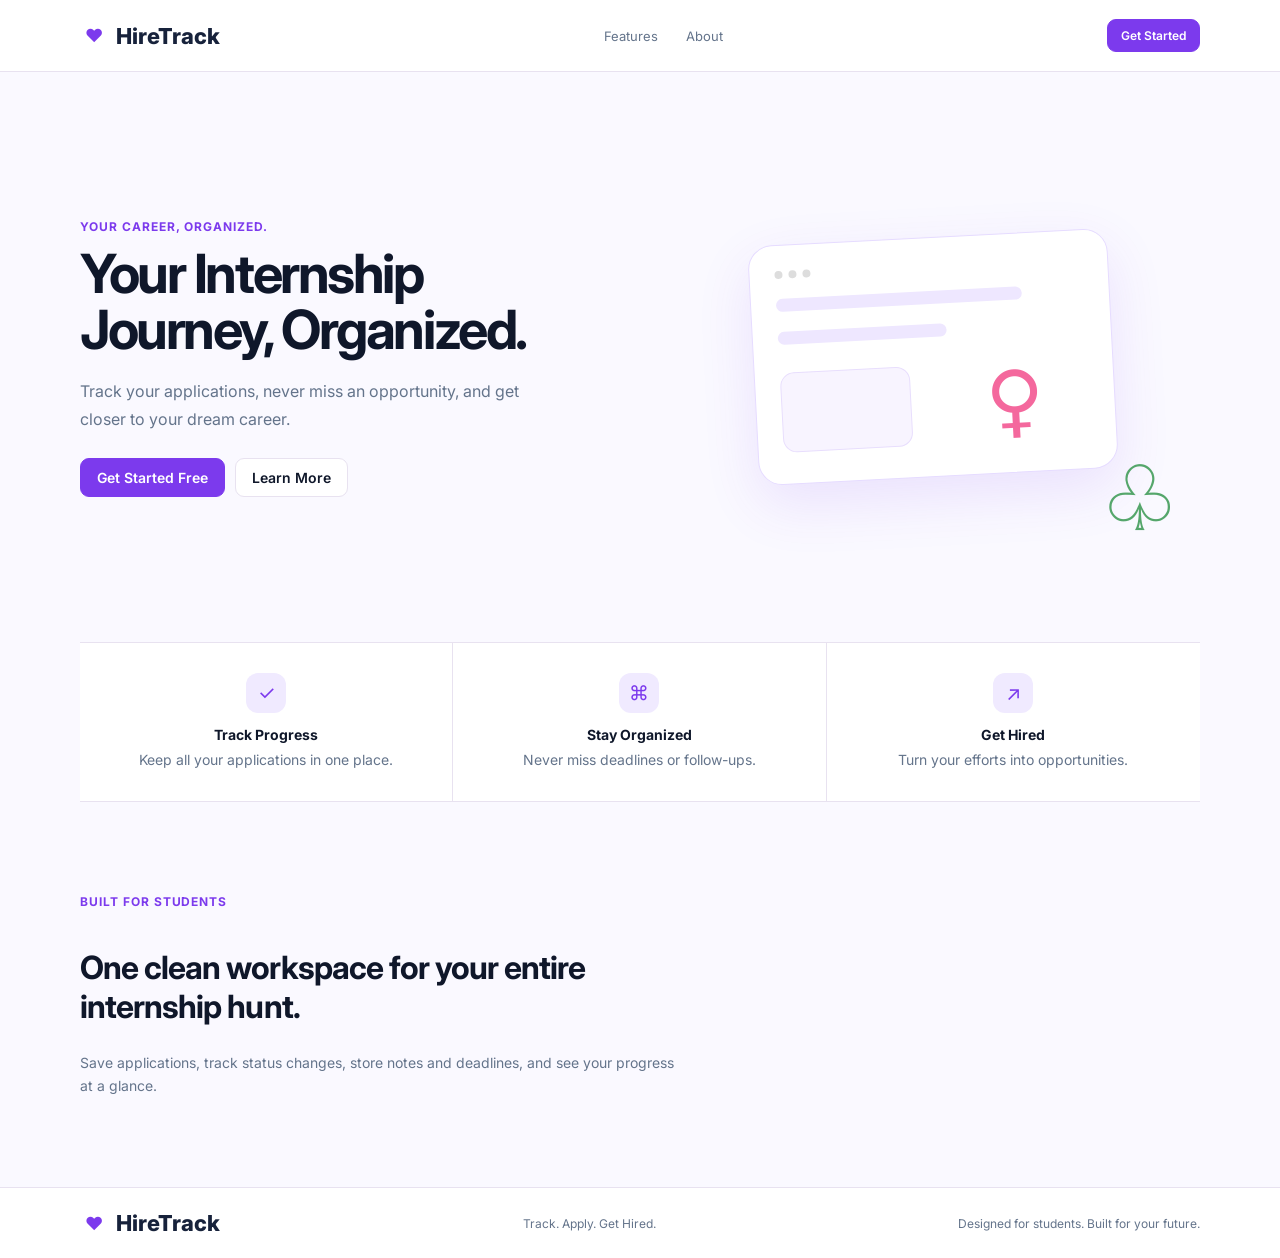
<file: index.html>
<!DOCTYPE html>
<html lang="en">
<head>
  <meta charset="UTF-8">
  <meta name="viewport" content="width=device-width, initial-scale=1.0">
  <title>HireTrack — Track. Apply. Get Hired.</title>
  <link rel="preconnect" href="https://fonts.googleapis.com">
  <link rel="preconnect" href="https://fonts.gstatic.com" crossorigin>
  <link href="https://fonts.googleapis.com/css2?family=Inter:wght@400;500;600;700;800&display=swap" rel="stylesheet">
  <link rel="stylesheet" href="style.css">
</head>
<body>
  <header class="landing-nav">
    <a class="brand" href="index.html"><span class="brand-mark">♥</span><span>HireTrack</span></a>
    <nav>
      <a href="#features">Features</a>
      <a href="#about">About</a>
    </nav>
    <a class="btn btn-primary btn-sm" href="dashboard.html">Get Started</a>
  </header>

  <main>
    <section class="hero landing-container">
      <div class="hero-copy">
        <span class="eyebrow">Your career, organized.</span>
        <h1>Your Internship<br>Journey, Organized.</h1>
        <p>Track your applications, never miss an opportunity, and get closer to your dream career.</p>
        <div class="hero-actions">
          <a class="btn btn-primary" href="dashboard.html">Get Started Free</a>
          <a class="btn btn-secondary" href="#features">Learn More</a>
        </div>
      </div>
      <div class="hero-art" aria-label="Illustration placeholder">
        <div class="art-window">
          <div class="art-top"><i></i><i></i><i></i></div>
          <div class="art-line w80"></div>
          <div class="art-line w55"></div>
          <div class="art-card"></div>
          <div class="art-person">♀</div>
        </div>
        <div class="plant">♧</div>
      </div>
    </section>

    <section id="features" class="feature-strip landing-container">
      <article><div class="feature-icon">✓</div><h3>Track Progress</h3><p>Keep all your applications in one place.</p></article>
      <article><div class="feature-icon">⌘</div><h3>Stay Organized</h3><p>Never miss deadlines or follow-ups.</p></article>
      <article><div class="feature-icon">↗</div><h3>Get Hired</h3><p>Turn your efforts into opportunities.</p></article>
    </section>

    <section id="about" class="simple-section landing-container">
      <span class="eyebrow">Built for students</span>
      <h2>One clean workspace for your entire internship hunt.</h2>
      <p>Save applications, track status changes, store notes and deadlines, and see your progress at a glance.</p>
    </section>
  </main>

  <footer class="landing-footer">
    <div class="landing-container footer-inner">
      <a class="brand" href="index.html"><span class="brand-mark">♥</span><span>HireTrack</span></a>
      <span>Track. Apply. Get Hired.</span>
      <span>Designed for students. Built for your future.</span>
    </div>
  </footer>
</body>
</html>
</file>
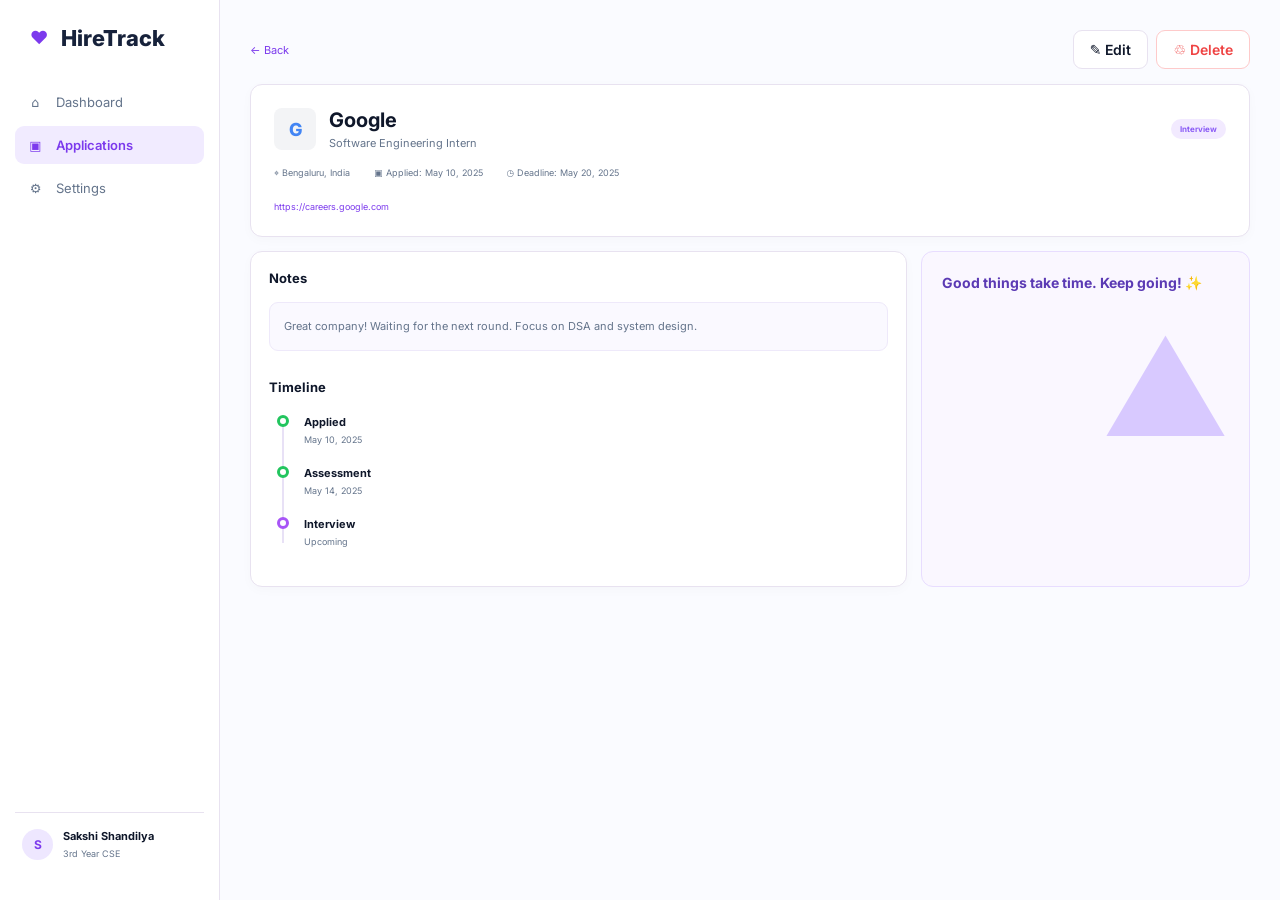
<file: application-details.html>
<!DOCTYPE html>
<html lang="en">
<head>
  <meta charset="UTF-8">
  <meta name="viewport" content="width=device-width, initial-scale=1.0">
  <title>Application Details — HireTrack</title>
  <link rel="preconnect" href="https://fonts.googleapis.com">
  <link rel="preconnect" href="https://fonts.gstatic.com" crossorigin>
  <link href="https://fonts.googleapis.com/css2?family=Inter:wght@400;500;600;700;800&display=swap" rel="stylesheet">
  <link rel="stylesheet" href="style.css">
</head>
<body class="app-body">
  <div class="app-shell">
    <aside class="sidebar">
      <a class="brand" href="dashboard.html"><span class="brand-mark">♥</span><span>HireTrack</span></a>
      <nav class="side-nav">
        <a href="dashboard.html"><span>⌂</span>Dashboard</a>
        <a class="active" href="applications.html"><span>▣</span>Applications</a>
        <a href="settings.html"><span>⚙</span>Settings</a>
      </nav>
      <div class="sidebar-user"><div class="avatar">S</div><div><strong>Sakshi Shandilya</strong><small>3rd Year CSE</small></div></div>
    </aside>

    <main class="app-main">
      <div class="detail-toolbar">
        <a href="applications.html" class="back-link">← Back</a>
        <div><button class="btn btn-secondary">✎ Edit</button><button class="btn btn-danger">♲ Delete</button></div>
      </div>

      <section class="panel detail-header">
        <div class="detail-title"><span class="company-icon google big">G</span><div><h1>Google</h1><p>Software Engineering Intern</p></div><span class="pill interview">Interview</span></div>
        <div class="detail-meta"><span>⌖ Bengaluru, India</span><span>▣ Applied: May 10, 2025</span><span>◷ Deadline: May 20, 2025</span></div>
        <a href="#">https://careers.google.com</a>
      </section>

      <section class="detail-grid">
        <div class="panel">
          <div class="panel-head"><h2>Notes</h2></div>
          <p class="note-box">Great company! Waiting for the next round. Focus on DSA and system design.</p>
          <div class="panel-head timeline-head"><h2>Timeline</h2></div>
          <div class="timeline">
            <div class="timeline-item done"><i></i><div><b>Applied</b><small>May 10, 2025</small></div></div>
            <div class="timeline-item done"><i></i><div><b>Assessment</b><small>May 14, 2025</small></div></div>
            <div class="timeline-item current"><i></i><div><b>Interview</b><small>Upcoming</small></div></div>
          </div>
        </div>
        <div class="detail-tip"><h3>Good things take time. Keep going! ✨</h3><div class="mountain-art">▲</div></div>
      </section>
    </main>
  </div>
</body>
</html>
</file>
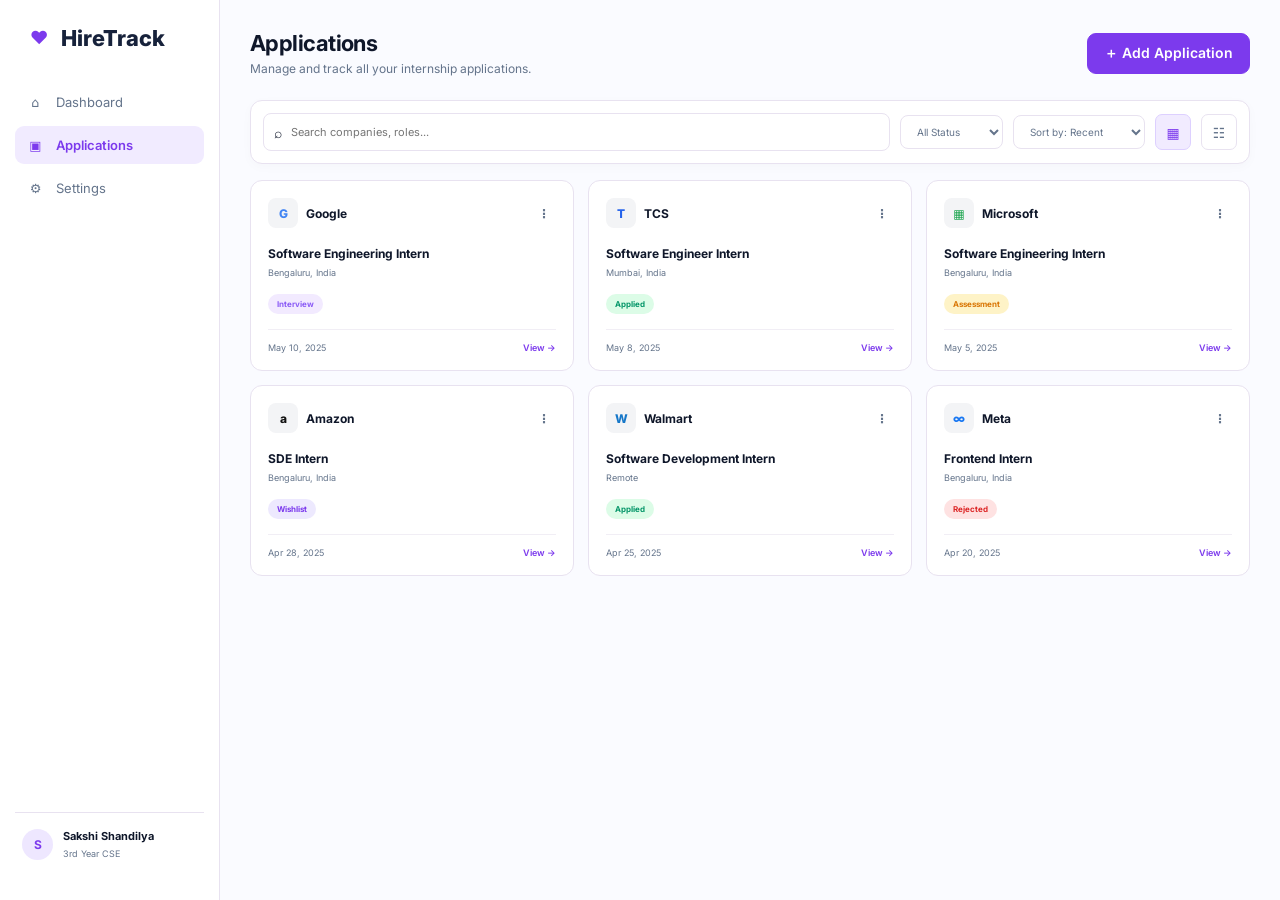
<file: application.html>
<!DOCTYPE html>
<html lang="en">
<head>
  <meta charset="UTF-8">
  <meta name="viewport" content="width=device-width, initial-scale=1.0">
  <title>Applications — HireTrack</title>
  <link rel="preconnect" href="https://fonts.googleapis.com">
  <link rel="preconnect" href="https://fonts.gstatic.com" crossorigin>
  <link href="https://fonts.googleapis.com/css2?family=Inter:wght@400;500;600;700;800&display=swap" rel="stylesheet">
  <link rel="stylesheet" href="style.css">
</head>
<body class="app-body">
  <div class="app-shell">
    <aside class="sidebar">
      <a class="brand" href="dashboard.html"><span class="brand-mark">♥</span><span>HireTrack</span></a>
      <nav class="side-nav">
        <a href="dashboard.html"><span>⌂</span>Dashboard</a>
        <a class="active" href="applications.html"><span>▣</span>Applications</a>
        <a href="settings.html"><span>⚙</span>Settings</a>
      </nav>
      <div class="sidebar-user"><div class="avatar">S</div><div><strong>Sakshi Shandilya</strong><small>3rd Year CSE</small></div></div>
    </aside>

    <main class="app-main">
      <div class="topbar">
        <div><h1>Applications</h1><p>Manage and track all your internship applications.</p></div>
        <button class="btn btn-primary" data-open-modal>＋ Add Application</button>
      </div>

      <div class="toolbar panel">
        <div class="search-box"><span>⌕</span><input id="searchInput" type="search" placeholder="Search companies, roles..."></div>
        <select id="statusFilter"><option>All Status</option><option>Applied</option><option>Interview</option><option>Assessment</option><option>Rejected</option><option>Selected</option></select>
        <select id="sortFilter"><option>Sort by: Recent</option><option>Sort by: Company</option><option>Sort by: Status</option></select>
        <button class="view-btn active">▦</button><button class="view-btn">☷</button>
      </div>

      <section id="applicationCards" class="cards-grid">
        <article class="application-card" data-company="Google" data-role="Software Engineering Intern" data-status="Interview">
          <div class="card-company"><span class="company-icon google">G</span><span>Google</span><button>⋮</button></div>
          <h3>Software Engineering Intern</h3><p>Bengaluru, India</p><span class="pill interview">Interview</span><div class="card-bottom"><small>May 10, 2025</small><a href="application-details.html">View →</a></div>
        </article>
        <article class="application-card" data-company="TCS" data-role="Software Engineer Intern" data-status="Applied">
          <div class="card-company"><span class="company-icon tcs">T</span><span>TCS</span><button>⋮</button></div>
          <h3>Software Engineer Intern</h3><p>Mumbai, India</p><span class="pill applied">Applied</span><div class="card-bottom"><small>May 8, 2025</small><a href="application-details.html">View →</a></div>
        </article>
        <article class="application-card" data-company="Microsoft" data-role="Software Engineering Intern" data-status="Assessment">
          <div class="card-company"><span class="company-icon microsoft">▦</span><span>Microsoft</span><button>⋮</button></div>
          <h3>Software Engineering Intern</h3><p>Bengaluru, India</p><span class="pill assessment">Assessment</span><div class="card-bottom"><small>May 5, 2025</small><a href="application-details.html">View →</a></div>
        </article>
        <article class="application-card" data-company="Amazon" data-role="SDE Intern" data-status="Wishlist">
          <div class="card-company"><span class="company-icon amazon">a</span><span>Amazon</span><button>⋮</button></div>
          <h3>SDE Intern</h3><p>Bengaluru, India</p><span class="pill wishlist">Wishlist</span><div class="card-bottom"><small>Apr 28, 2025</small><a href="application-details.html">View →</a></div>
        </article>
        <article class="application-card" data-company="Walmart" data-role="Software Development Intern" data-status="Applied">
          <div class="card-company"><span class="company-icon walmart">W</span><span>Walmart</span><button>⋮</button></div>
          <h3>Software Development Intern</h3><p>Remote</p><span class="pill applied">Applied</span><div class="card-bottom"><small>Apr 25, 2025</small><a href="application-details.html">View →</a></div>
        </article>
        <article class="application-card" data-company="Meta" data-role="Frontend Intern" data-status="Rejected">
          <div class="card-company"><span class="company-icon meta">∞</span><span>Meta</span><button>⋮</button></div>
          <h3>Frontend Intern</h3><p>Bengaluru, India</p><span class="pill rejected">Rejected</span><div class="card-bottom"><small>Apr 20, 2025</small><a href="application-details.html">View →</a></div>
        </article>
      </section>
    </main>
  </div>
  <div id="modalRoot"></div>
  <script src="app.js"></script>
</body>
</html>
</file>
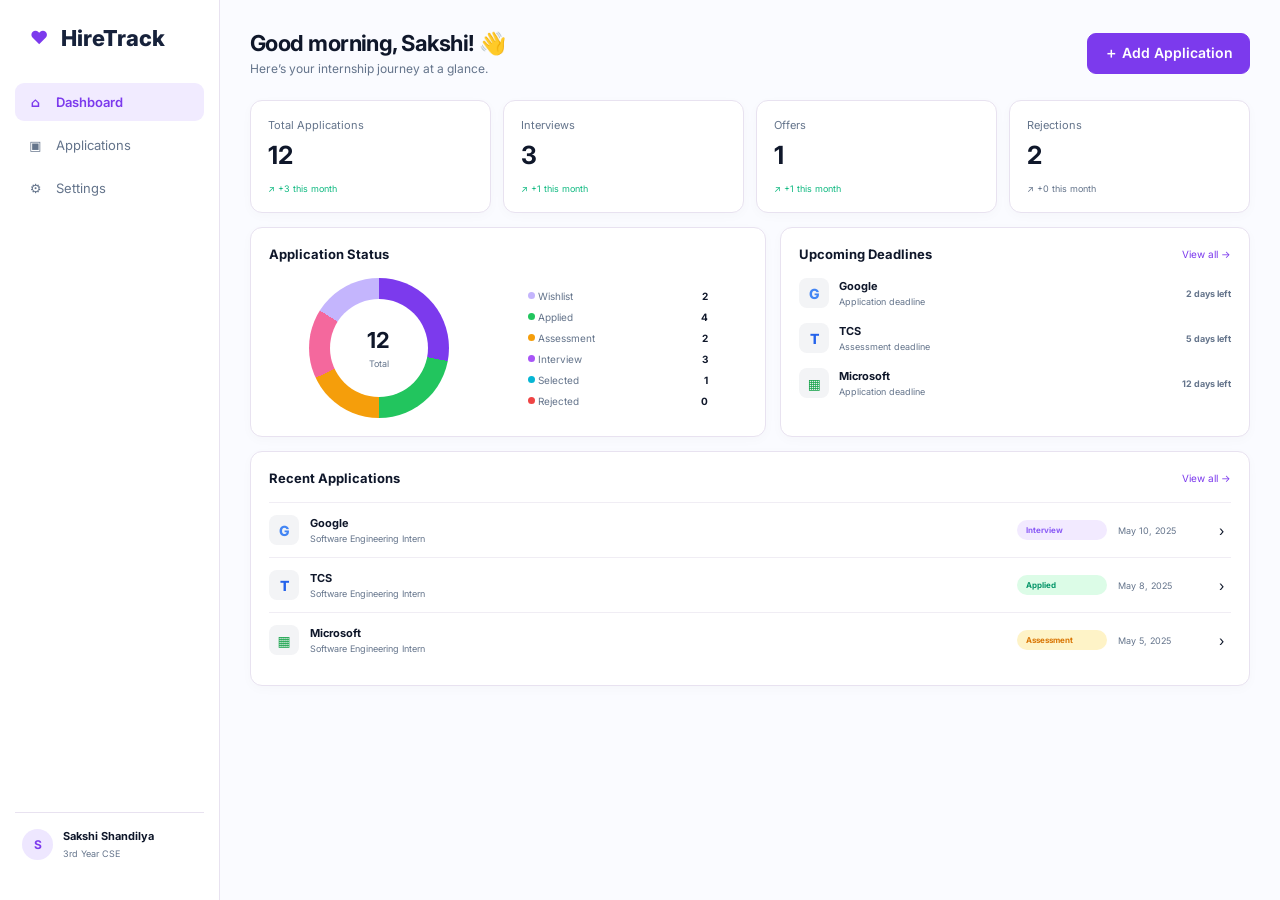
<file: dashboard.html>
<!DOCTYPE html>
<html lang="en">
<head>
  <meta charset="UTF-8">
  <meta name="viewport" content="width=device-width, initial-scale=1.0">
  <title>Dashboard — HireTrack</title>
  <link rel="preconnect" href="https://fonts.googleapis.com">
  <link rel="preconnect" href="https://fonts.gstatic.com" crossorigin>
  <link href="https://fonts.googleapis.com/css2?family=Inter:wght@400;500;600;700;800&display=swap" rel="stylesheet">
  <link rel="stylesheet" href="style.css">
</head>
<body class="app-body">
  <div class="app-shell">
    <aside class="sidebar">
      <a class="brand" href="dashboard.html"><span class="brand-mark">♥</span><span>HireTrack</span></a>
      <nav class="side-nav">
        <a class="active" href="dashboard.html"><span>⌂</span>Dashboard</a>
        <a href="applications.html"><span>▣</span>Applications</a>
        <a href="settings.html"><span>⚙</span>Settings</a>
      </nav>
      <div class="sidebar-user">
        <div class="avatar">S</div>
        <div><strong>Sakshi Shandilya</strong><small>3rd Year CSE</small></div>
      </div>
    </aside>

    <main class="app-main">
      <div class="topbar">
        <div>
          <h1>Good morning, Sakshi! 👋</h1>
          <p>Here’s your internship journey at a glance.</p>
        </div>
        <button class="btn btn-primary" data-open-modal>＋ Add Application</button>
      </div>

      <section class="stats-grid">
        <div class="stat-card"><span>Total Applications</span><strong id="totalApplications">12</strong><small class="positive">↗ +3 this month</small></div>
        <div class="stat-card"><span>Interviews</span><strong>3</strong><small class="positive">↗ +1 this month</small></div>
        <div class="stat-card"><span>Offers</span><strong>1</strong><small class="positive">↗ +1 this month</small></div>
        <div class="stat-card"><span>Rejections</span><strong>2</strong><small>↗ +0 this month</small></div>
      </section>

      <section class="dashboard-grid">
        <div class="panel status-panel">
          <div class="panel-head"><h2>Application Status</h2></div>
          <div class="status-content">
            <div class="donut"><div><strong>12</strong><span>Total</span></div></div>
            <ul class="legend">
              <li><span class="dot wishlist"></span>Wishlist <b>2</b></li>
              <li><span class="dot applied"></span>Applied <b>4</b></li>
              <li><span class="dot assessment"></span>Assessment <b>2</b></li>
              <li><span class="dot interview"></span>Interview <b>3</b></li>
              <li><span class="dot selected"></span>Selected <b>1</b></li>
              <li><span class="dot rejected"></span>Rejected <b>0</b></li>
            </ul>
          </div>
        </div>

        <div class="panel">
          <div class="panel-head"><h2>Upcoming Deadlines</h2><a href="applications.html">View all →</a></div>
          <div class="deadline-list">
            <div><span class="company-icon google">G</span><div><b>Google</b><small>Application deadline</small></div><strong>2 days left</strong></div>
            <div><span class="company-icon tcs">T</span><div><b>TCS</b><small>Assessment deadline</small></div><strong>5 days left</strong></div>
            <div><span class="company-icon microsoft">▦</span><div><b>Microsoft</b><small>Application deadline</small></div><strong>12 days left</strong></div>
          </div>
        </div>
      </section>

      <section class="panel">
        <div class="panel-head"><h2>Recent Applications</h2><a href="applications.html">View all →</a></div>
        <div class="application-list">
          <a class="application-row" href="application-details.html"><span class="company-icon google">G</span><div><b>Google</b><small>Software Engineering Intern</small></div><span class="pill interview">Interview</span><time>May 10, 2025</time><span>›</span></a>
          <a class="application-row" href="application-details.html"><span class="company-icon tcs">T</span><div><b>TCS</b><small>Software Engineering Intern</small></div><span class="pill applied">Applied</span><time>May 8, 2025</time><span>›</span></a>
          <a class="application-row" href="application-details.html"><span class="company-icon microsoft">▦</span><div><b>Microsoft</b><small>Software Engineering Intern</small></div><span class="pill assessment">Assessment</span><time>May 5, 2025</time><span>›</span></a>
        </div>
      </section>
    </main>
  </div>

  <div id="modalRoot"></div>
  <script src="app.js"></script>
</body>
</html>
</file>
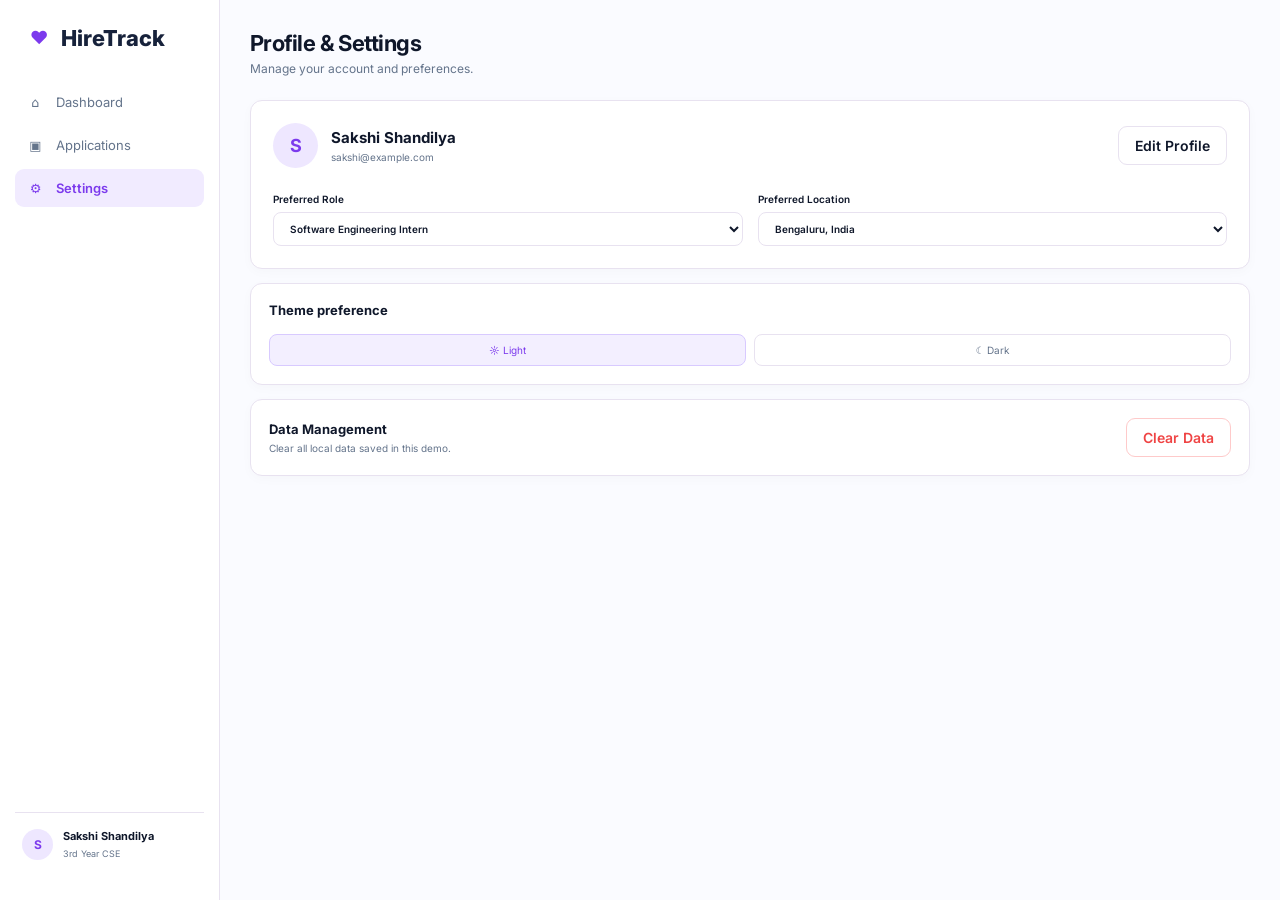
<file: settings.html>
<!DOCTYPE html>
<html lang="en">
<head>
  <meta charset="UTF-8">
  <meta name="viewport" content="width=device-width, initial-scale=1.0">
  <title>Profile & Settings — HireTrack</title>
  <link rel="preconnect" href="https://fonts.googleapis.com">
  <link rel="preconnect" href="https://fonts.gstatic.com" crossorigin>
  <link href="https://fonts.googleapis.com/css2?family=Inter:wght@400;500;600;700;800&display=swap" rel="stylesheet">
  <link rel="stylesheet" href="style.css">
</head>
<body class="app-body">
  <div class="app-shell">
    <aside class="sidebar">
      <a class="brand" href="dashboard.html"><span class="brand-mark">♥</span><span>HireTrack</span></a>
      <nav class="side-nav">
        <a href="dashboard.html"><span>⌂</span>Dashboard</a>
        <a href="applications.html"><span>▣</span>Applications</a>
        <a class="active" href="settings.html"><span>⚙</span>Settings</a>
      </nav>
      <div class="sidebar-user"><div class="avatar">S</div><div><strong>Sakshi Shandilya</strong><small>3rd Year CSE</small></div></div>
    </aside>

    <main class="app-main">
      <div class="topbar"><div><h1>Profile & Settings</h1><p>Manage your account and preferences.</p></div></div>
      <section class="panel profile-card">
        <div class="profile-head"><div class="profile-avatar">S</div><div><h2>Sakshi Shandilya</h2><p>sakshi@example.com</p></div><button class="btn btn-secondary">Edit Profile</button></div>
        <div class="form-grid">
          <label>Preferred Role<select><option>Software Engineering Intern</option><option>Frontend Intern</option><option>Data Analyst Intern</option></select></label>
          <label>Preferred Location<select><option>Bengaluru, India</option><option>Remote</option><option>Mumbai, India</option></select></label>
        </div>
      </section>

      <section class="panel">
        <div class="panel-head"><h2>Theme preference</h2></div>
        <div class="theme-toggle"><button class="active" data-theme="light">☼ Light</button><button data-theme="dark">☾ Dark</button></div>
      </section>

      <section class="panel danger-panel">
        <div><h2>Data Management</h2><p>Clear all local data saved in this demo.</p></div>
        <button class="btn btn-danger" id="clearData">Clear Data</button>
      </section>
    </main>
  </div>
  <script src="app.js"></script>
</body>
</html>
</file>
<file: style.css>
:root{
  --primary:#7c3aed; --primary-2:#8b5cf6; --accent:#f4689d;
  --bg:#faf9ff; --surface:#fff; --text:#0f172a; --muted:#64748b;
  --border:#e8e2f0; --hover:#ede9fe; --success:#10b981; --warning:#f59e0b; --error:#ef4444;
  --radius:12px; --shadow:0 8px 24px rgba(15,23,42,.06);
}
*{box-sizing:border-box}
html{scroll-behavior:smooth}
body{margin:0;font-family:Inter,system-ui,sans-serif;color:var(--text);background:var(--bg);font-size:14px}
a{text-decoration:none;color:inherit}
button,input,select{font:inherit}
button{cursor:pointer}
.landing-container{width:min(1120px,calc(100% - 40px));margin:auto}
.brand{display:flex;align-items:center;gap:9px;font-weight:800;font-size:22px;color:#17223b}
.brand-mark{display:inline-grid;place-items:center;width:27px;height:27px;color:var(--primary);font-size:18px}
.landing-nav{height:72px;background:#fff;border-bottom:1px solid var(--border);display:flex;align-items:center;justify-content:space-between;padding:0 max(20px,calc((100% - 1120px)/2))}
.landing-nav nav{display:flex;gap:28px;color:var(--muted);font-size:13px}
.btn{border:1px solid var(--border);border-radius:9px;padding:10px 16px;background:#fff;font-weight:600;transition:.2s}
.btn:hover{transform:translateY(-1px);box-shadow:var(--shadow)}
.btn-primary{background:var(--primary);border-color:var(--primary);color:#fff}
.btn-secondary{background:#fff;color:var(--text)}
.btn-danger{background:#fff;color:var(--error);border-color:#fecaca}
.btn-sm{padding:8px 13px;font-size:12px}
.hero{min-height:570px;display:grid;grid-template-columns:1fr 1fr;align-items:center;gap:50px}
.eyebrow{display:inline-block;color:var(--primary);font-size:12px;font-weight:700;text-transform:uppercase;letter-spacing:.08em;margin-bottom:12px}
.hero h1{font-size:54px;line-height:1.04;margin:0 0 20px;letter-spacing:-.045em}
.hero p{max-width:470px;color:var(--muted);font-size:16px;line-height:1.7}
.hero-actions{display:flex;gap:10px;margin-top:25px}
.hero-art{height:390px;position:relative;display:grid;place-items:center}
.art-window{width:360px;height:240px;border:1px solid #e6dcff;border-radius:24px;background:#fff;box-shadow:0 20px 55px rgba(124,58,237,.12);padding:25px;transform:rotate(-3deg)}
.art-top{display:flex;gap:6px}.art-top i{width:8px;height:8px;border-radius:50%;background:#ddd}
.art-line{height:13px;border-radius:10px;background:#eee7ff;margin-top:20px}.w80{width:80%}.w55{width:55%}
.art-card{width:130px;height:80px;border-radius:14px;background:#f8f4ff;margin-top:28px;border:1px solid #e8defd}
.art-person{position:absolute;font-size:80px;color:var(--accent);right:70px;bottom:25px}
.plant{position:absolute;font-size:90px;color:#55a66b;right:20px;bottom:0}
.feature-strip{display:grid;grid-template-columns:repeat(3,1fr);border-top:1px solid var(--border);border-bottom:1px solid var(--border);background:#fff}
.feature-strip article{padding:30px;text-align:center;border-right:1px solid var(--border)}.feature-strip article:last-child{border:0}
.feature-icon{margin:auto;width:40px;height:40px;display:grid;place-items:center;background:#f0eaff;color:var(--primary);border-radius:12px;font-size:20px}
.feature-strip h3{font-size:14px;margin:13px 0 6px}.feature-strip p,.simple-section p{color:var(--muted);margin:0;line-height:1.6}
.simple-section{padding:90px 0}.simple-section h2{font-size:32px;max-width:620px;letter-spacing:-.03em}.simple-section p{max-width:600px}
.landing-footer{border-top:1px solid var(--border);background:#fff}.footer-inner{min-height:70px;display:flex;align-items:center;justify-content:space-between;color:var(--muted);font-size:12px}

.app-body{min-height:100vh;background:#fafbff}.app-shell{display:flex;min-height:100vh}
.sidebar{width:220px;background:#fff;border-right:1px solid var(--border);padding:24px 15px;display:flex;flex-direction:column;position:fixed;inset:0 auto 0 0}
.sidebar .brand{padding:0 10px 32px}.side-nav{display:grid;gap:5px}.side-nav a{display:flex;align-items:center;gap:12px;padding:11px 12px;border-radius:9px;color:var(--muted);font-size:13px}.side-nav a:hover,.side-nav a.active{background:#f1ebff;color:var(--primary);font-weight:600}.side-nav a span{width:17px;text-align:center}
.sidebar-user{margin-top:auto;border-top:1px solid var(--border);padding:16px 7px;display:flex;align-items:center;gap:10px}.avatar{width:31px;height:31px;border-radius:50%;display:grid;place-items:center;background:#eee7ff;color:var(--primary);font-weight:700;font-size:12px}.sidebar-user strong{font-size:11px;display:block}.sidebar-user small{color:var(--muted);font-size:9px}
.app-main{margin-left:220px;width:calc(100% - 220px);max-width:1280px;padding:30px}
.topbar,.detail-toolbar{display:flex;align-items:center;justify-content:space-between;margin-bottom:24px}.topbar h1{font-size:22px;margin:0 0 5px;letter-spacing:-.025em}.topbar p{margin:0;color:var(--muted);font-size:12px}
.stats-grid{display:grid;grid-template-columns:repeat(4,1fr);gap:12px;margin-bottom:14px}.stat-card,.panel{background:#fff;border:1px solid var(--border);border-radius:var(--radius);box-shadow:0 3px 12px rgba(15,23,42,.025)}.stat-card{padding:17px}.stat-card span{font-size:11px;color:var(--muted);display:block}.stat-card strong{display:block;font-size:25px;margin:8px 0}.stat-card small{font-size:9px;color:var(--muted)}.positive{color:var(--success)!important}
.dashboard-grid{display:grid;grid-template-columns:1.1fr 1fr;gap:14px;margin-bottom:14px}.panel{padding:18px}.panel-head{display:flex;justify-content:space-between;align-items:center;margin-bottom:16px}.panel-head h2{font-size:13px;margin:0}.panel-head a{font-size:10px;color:var(--primary)}
.status-content{display:flex;align-items:center;justify-content:space-around}.donut{width:140px;height:140px;border-radius:50%;background:conic-gradient(var(--primary) 0 28%,#22c55e 28% 50%,#f59e0b 50% 68%,#f4689d 68% 84%,#c4b5fd 84% 100%);display:grid;place-items:center}.donut:before{content:"";position:absolute;width:98px;height:98px;background:#fff;border-radius:50%}.donut>div{position:relative;text-align:center}.donut strong{font-size:22px;display:block}.donut span{font-size:9px;color:var(--muted)}
.legend{list-style:none;margin:0;padding:0;width:180px;display:grid;gap:9px}.legend li{display:grid;grid-template-columns:10px 1fr auto;align-items:center;font-size:10px;color:var(--muted)}.legend b{color:var(--text)}.dot{width:7px;height:7px;border-radius:50%}.wishlist{background:#c4b5fd}.applied{background:#22c55e}.assessment{background:#f59e0b}.interview{background:#a855f7}.selected{background:#06b6d4}.rejected{background:#ef4444}
.deadline-list{display:grid;gap:15px}.deadline-list>div{display:grid;grid-template-columns:30px 1fr auto;align-items:center;gap:10px}.company-icon{width:30px;height:30px;border-radius:8px;display:grid;place-items:center;font-weight:800;background:#f3f4f6}.company-icon.google{color:#4285f4}.company-icon.tcs{color:#2563eb}.company-icon.microsoft{color:#16a34a}.company-icon.amazon{color:#111}.company-icon.walmart{color:#1677c8}.company-icon.meta{color:#1877f2}.deadline-list b,.application-row b{display:block;font-size:11px}.deadline-list small,.application-row small{display:block;font-size:9px;color:var(--muted);margin-top:3px}.deadline-list strong{font-size:9px;color:var(--muted)}
.application-list{display:grid}.application-row{display:grid;grid-template-columns:30px 1fr 90px 90px 12px;align-items:center;gap:11px;padding:12px 0;border-top:1px solid #f0edf4}.application-row time{font-size:9px;color:var(--muted)}
.pill{display:inline-block;border-radius:20px;padding:5px 9px;font-size:8px;font-weight:700;background:#f3f4f6;color:#64748b}.pill.interview{background:#f2eaff;color:#8b5cf6}.pill.applied{background:#dcfce7;color:#059669}.pill.assessment{background:#fef3c7;color:#d97706}.pill.rejected{background:#fee2e2;color:#dc2626}.pill.wishlist{background:#ede9fe;color:#7c3aed}
.toolbar{display:flex;gap:10px;align-items:center;margin-bottom:16px;padding:12px}.search-box{height:38px;border:1px solid var(--border);border-radius:8px;display:flex;align-items:center;gap:7px;padding:0 10px;flex:1}.search-box input{border:0;outline:0;width:100%;font-size:11px}.toolbar select,.theme-toggle button,.form-grid select{border:1px solid var(--border);background:#fff;border-radius:8px;padding:9px 12px;color:var(--muted);font-size:10px}.view-btn{border:1px solid var(--border);background:#fff;border-radius:7px;width:36px;height:36px;color:var(--muted)}.view-btn.active{background:#f1ebff;color:var(--primary);border-color:#ddd0ff}
.cards-grid{display:grid;grid-template-columns:repeat(3,1fr);gap:14px}.application-card{background:#fff;border:1px solid var(--border);border-radius:12px;padding:17px;transition:.2s}.application-card:hover{transform:translateY(-2px);box-shadow:var(--shadow)}.card-company{display:flex;align-items:center;gap:8px;font-weight:700;font-size:12px}.card-company button{margin-left:auto;border:0;background:none;color:var(--muted)}.application-card h3{font-size:12px;margin:18px 0 6px}.application-card>p{font-size:9px;color:var(--muted);margin:0 0 15px}.card-bottom{border-top:1px solid #f1eef5;margin-top:15px;padding-top:12px;display:flex;justify-content:space-between}.card-bottom small{color:var(--muted);font-size:9px}.card-bottom a{font-size:9px;color:var(--primary);font-weight:600}
.detail-toolbar{margin-bottom:15px}.back-link{color:var(--primary);font-size:11px}.detail-toolbar>div{display:flex;gap:8px}.detail-header{padding:23px;margin-bottom:14px}.detail-title{display:flex;align-items:center;gap:13px}.detail-title h1{font-size:20px;margin:0}.detail-title p{font-size:11px;color:var(--muted);margin:4px 0 0}.company-icon.big{width:42px;height:42px;font-size:18px}.detail-title .pill{margin-left:auto}.detail-meta{display:flex;gap:24px;color:var(--muted);font-size:9px;margin:17px 0}.detail-header>a{font-size:9px;color:var(--primary)}.detail-grid{display:grid;grid-template-columns:2fr 1fr;gap:14px}.note-box{background:#faf9ff;border:1px solid #eee9fa;border-radius:9px;padding:14px;color:var(--muted);font-size:11px;line-height:1.7}.timeline-head{margin-top:28px}.timeline{position:relative;margin-left:8px}.timeline:before{content:"";position:absolute;left:5px;top:5px;bottom:5px;width:2px;background:#e8e1f6}.timeline-item{position:relative;display:flex;gap:15px;margin:20px 0}.timeline-item i{position:relative;z-index:1;width:12px;height:12px;border-radius:50%;background:#fff;border:3px solid #c4b5fd}.timeline-item.done i{border-color:#22c55e}.timeline-item.current i{border-color:#a855f7}.timeline-item b{display:block;font-size:11px}.timeline-item small{font-size:9px;color:var(--muted)}.detail-tip{border:1px solid #e8ddff;border-radius:12px;background:#faf7ff;padding:20px;overflow:hidden}.detail-tip h3{font-size:14px;line-height:1.5;margin:0;color:#5b3ab4}.mountain-art{text-align:right;font-size:130px;color:#d8c9ff;line-height:.7;margin-top:50px}
.profile-card{padding:22px;margin-bottom:14px}.profile-head{display:flex;align-items:center;gap:13px;margin-bottom:25px}.profile-head h2{font-size:15px;margin:0}.profile-head p{font-size:10px;color:var(--muted);margin:4px 0 0}.profile-head .btn{margin-left:auto}.profile-avatar{width:45px;height:45px;border-radius:50%;display:grid;place-items:center;background:#eee7ff;color:var(--primary);font-size:18px;font-weight:700}.form-grid{display:grid;grid-template-columns:1fr 1fr;gap:15px}.form-grid label{font-size:10px;font-weight:600;display:grid;gap:7px}.form-grid select{width:100%;color:var(--text)}.theme-toggle{display:flex;gap:8px}.theme-toggle button{flex:1}.theme-toggle button.active{background:#f3efff;color:var(--primary);border-color:#d8caff}.danger-panel{display:flex;align-items:center;justify-content:space-between;margin-top:14px}.danger-panel h2{font-size:13px;margin:0 0 5px}.danger-panel p{font-size:10px;color:var(--muted);margin:0}
.modal-backdrop{position:fixed;inset:0;background:rgba(15,23,42,.48);display:grid;place-items:center;padding:20px;z-index:20}.modal{width:min(520px,100%);background:#fff;border-radius:14px;box-shadow:0 25px 80px rgba(0,0,0,.2);padding:22px}.modal-head{display:flex;justify-content:space-between;align-items:center}.modal-head h2{font-size:16px;margin:0}.modal-close{border:0;background:none;font-size:20px;color:var(--muted)}.modal-form{display:grid;gap:12px;margin-top:18px}.modal-form label{display:grid;gap:6px;font-size:10px;font-weight:600}.modal-form input,.modal-form select,.modal-form textarea{border:1px solid var(--border);border-radius:8px;padding:10px;outline:0;font-size:11px}.modal-form textarea{resize:vertical;min-height:75px}.modal-actions{display:flex;justify-content:flex-end;gap:8px;margin-top:5px}

body.dark{--bg:#0f1220;--surface:#171a2b;--text:#f4f4f5;--muted:#a1a1aa;--border:#2c3045}.dark .sidebar,.dark .panel,.dark .application-card,.dark .stat-card,.dark .modal{background:#171a2b}.dark .search-box,.dark .toolbar select,.dark .theme-toggle button,.dark .form-grid select{background:#171a2b;color:var(--text)}
@media(max-width:900px){.sidebar{width:180px}.app-main{margin-left:180px;width:calc(100% - 180px);padding:20px}.stats-grid{grid-template-columns:repeat(2,1fr)}.cards-grid{grid-template-columns:repeat(2,1fr)}.dashboard-grid,.detail-grid{grid-template-columns:1fr}.hero{grid-template-columns:1fr}.hero-art{order:-1;height:280px}.hero h1{font-size:44px}}
@media(max-width:650px){.sidebar{position:static;width:100%;height:auto;border-right:0;border-bottom:1px solid var(--border);padding:12px}.app-shell{display:block}.sidebar .brand{padding:5px 8px 10px}.side-nav{grid-template-columns:repeat(3,1fr)}.side-nav a{justify-content:center;font-size:10px}.sidebar-user{display:none}.app-main{margin:0;width:100%;padding:15px}.topbar{gap:10px}.topbar h1{font-size:18px}.stats-grid,.cards-grid{grid-template-columns:1fr}.toolbar{flex-wrap:wrap}.search-box{min-width:100%}.landing-nav nav{display:none}.landing-nav{padding:0 15px}.hero{min-height:auto;padding:65px 0}.feature-strip{grid-template-columns:1fr}.feature-strip article{border-right:0;border-bottom:1px solid var(--border)}.footer-inner{padding:15px;flex-direction:column;gap:8px}.form-grid{grid-template-columns:1fr}.application-row{grid-template-columns:30px 1fr auto}.application-row time,.application-row>span:last-child{display:none}.detail-meta{flex-direction:column;gap:8px}}
</file>
